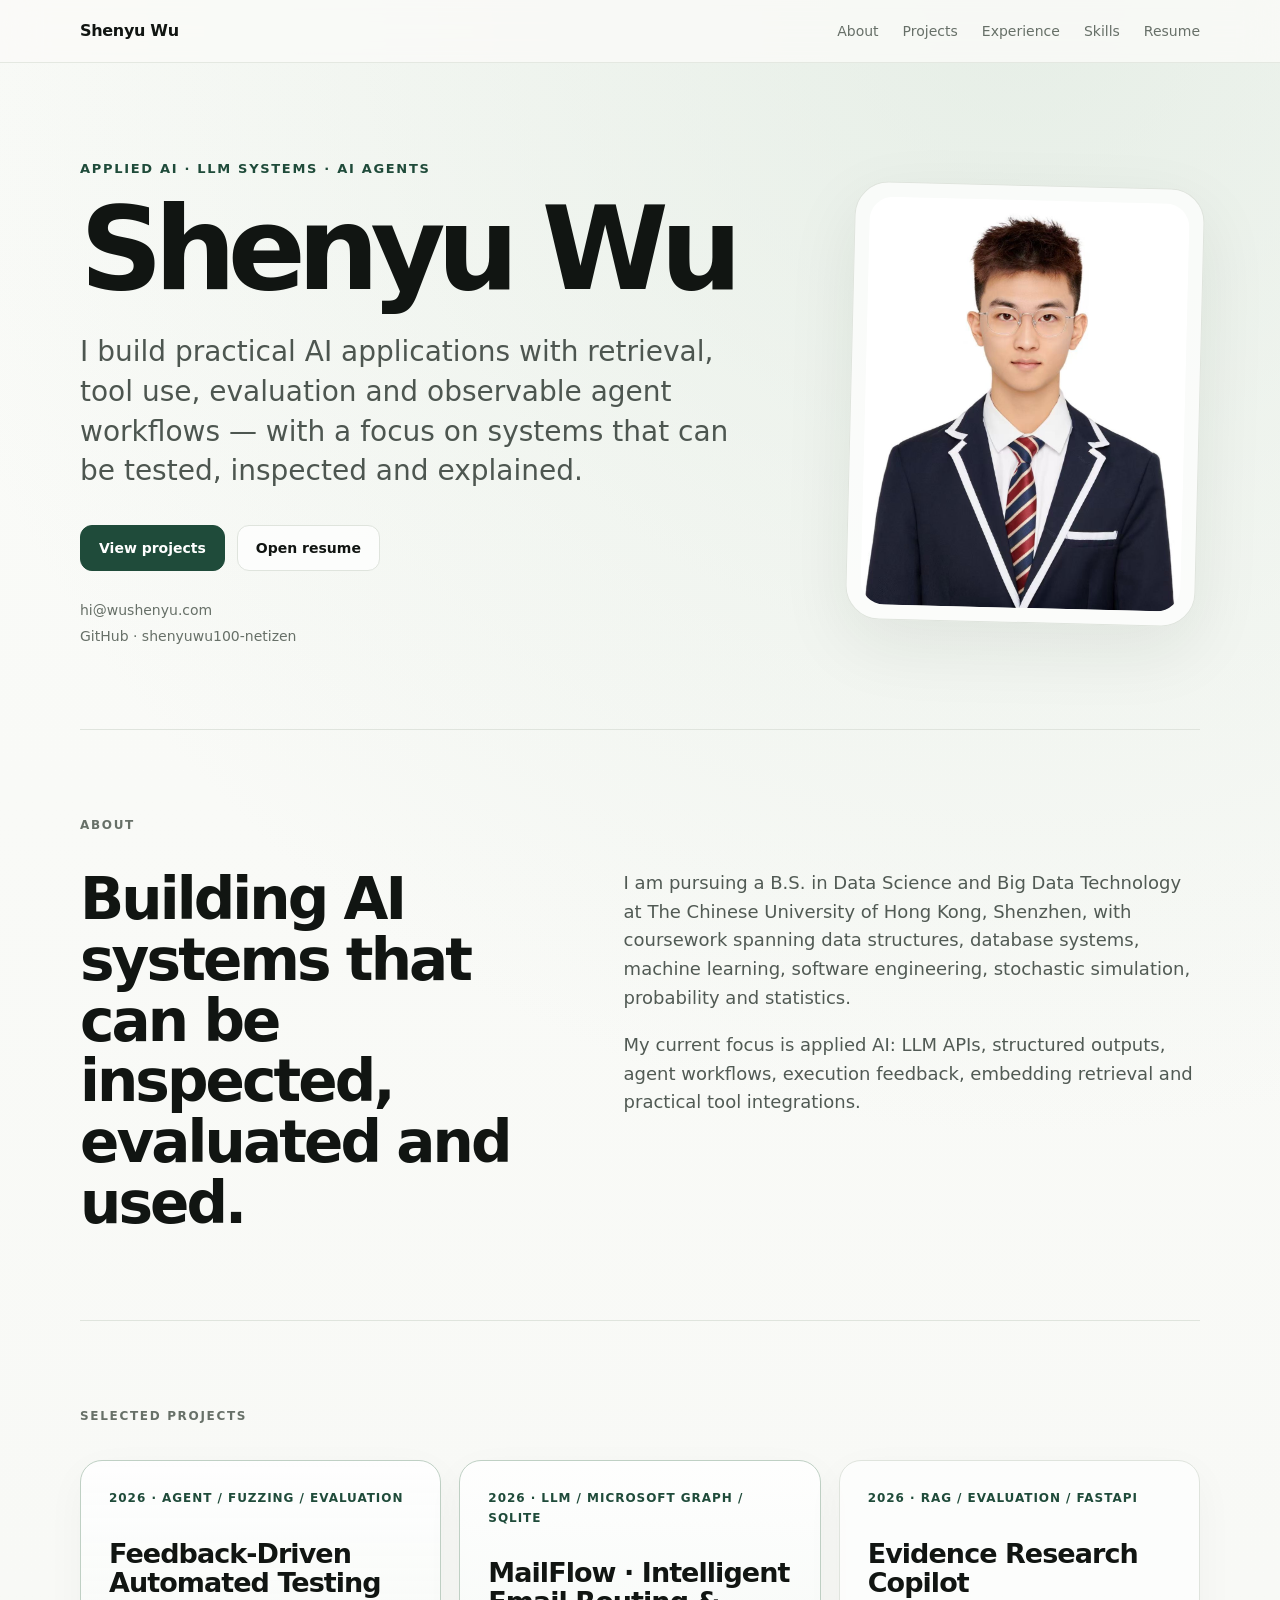
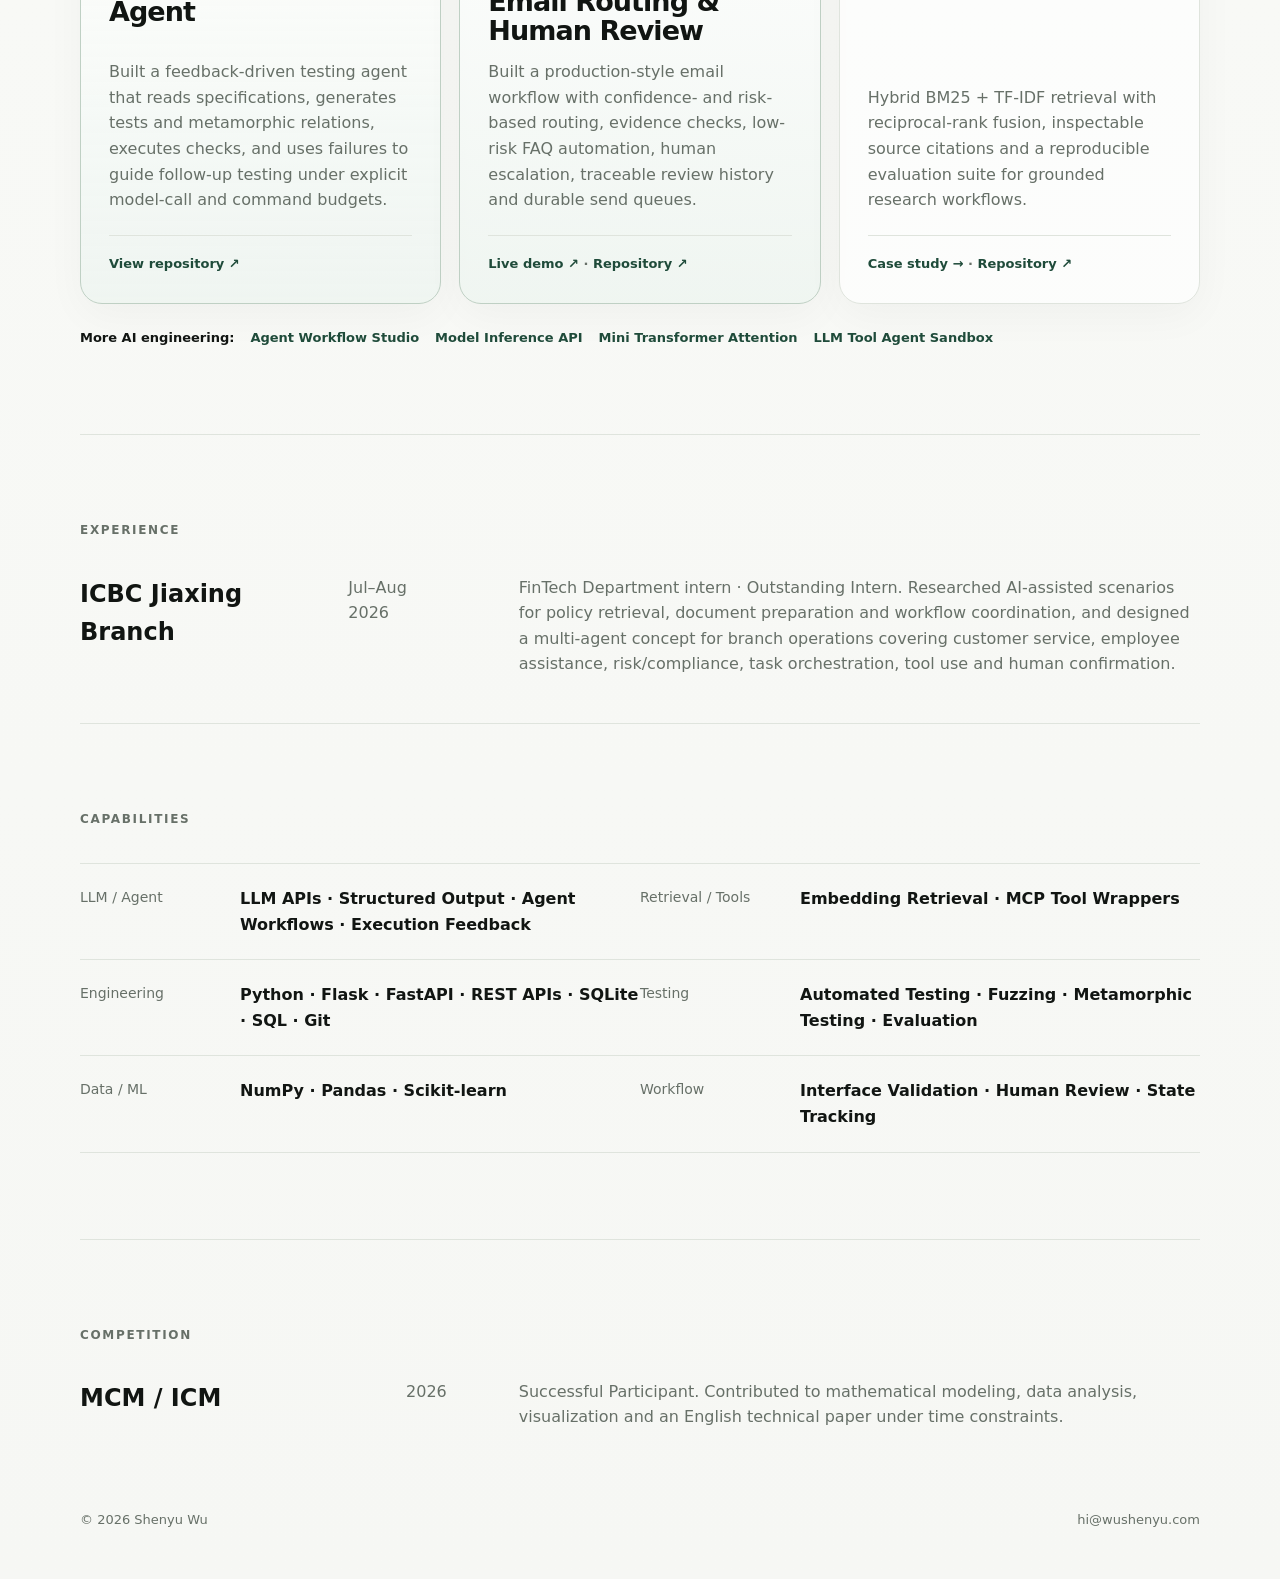
<file: index.html>
<!doctype html>
<html lang="en">
<head>
  <meta charset="utf-8" />
  <meta name="viewport" content="width=device-width, initial-scale=1" />
  <meta name="description" content="Shenyu Wu — Applied AI builder focused on LLM systems, AI agents, retrieval, evaluation and practical AI applications." />
  <meta name="author" content="Shenyu Wu" />
  <meta name="robots" content="index,follow" />
  <link rel="canonical" href="https://wushenyu.com/" />
  <link rel="icon" href="/favicon.svg" type="image/svg+xml" />
  <meta property="og:type" content="website" />
  <meta property="og:url" content="https://wushenyu.com/" />
  <meta property="og:title" content="Shenyu Wu — Applied AI & LLM Systems" />
  <meta property="og:description" content="Applied AI builder focused on LLM systems, AI agents, retrieval, evaluation and practical AI products." />
  <meta property="og:image" content="https://wushenyu.com/assets/headshot.jpg" />
  <meta property="og:site_name" content="Shenyu Wu" />
  <meta name="twitter:card" content="summary_large_image" />
  <meta name="twitter:title" content="Shenyu Wu — Applied AI & LLM Systems" />
  <meta name="twitter:description" content="Applied AI builder focused on LLM systems, AI agents, retrieval, evaluation and practical AI products." />
  <meta name="twitter:image" content="https://wushenyu.com/assets/headshot.jpg" />
  <title>Shenyu Wu — Applied AI & LLM Systems</title>
  <link rel="stylesheet" href="styles.css" />
  <script type="application/ld+json">
  {
    "@context": "https://schema.org",
    "@type": "Person",
    "name": "Shenyu Wu",
    "url": "https://wushenyu.com/",
    "image": "https://wushenyu.com/assets/headshot.jpg",
    "email": "mailto:hi@wushenyu.com",
    "sameAs": ["https://github.com/shenyuwu100-netizen"],
    "alumniOf": {"@type": "CollegeOrUniversity", "name": "The Chinese University of Hong Kong, Shenzhen"},
    "knowsAbout": ["Data Science", "Machine Learning", "Large Language Models", "Data Mining"]
  }
  </script>
</head>
<body>
  <header class="site-header">
    <a class="brand" href="#top">Shenyu Wu</a>
    <nav>
      <a href="#about">About</a>
      <a href="#projects">Projects</a>
      <a href="#experience">Experience</a>
      <a href="#skills">Skills</a>
      <a href="resume-public.pdf" target="_blank" rel="noopener">Resume</a>
    </nav>
  </header>
  <main id="top">
    <section class="hero shell">
      <div class="hero-copy">
        <p class="eyebrow">Applied AI · LLM Systems · AI Agents</p>
        <h1>Shenyu Wu</h1>
        <p class="lede">I build practical AI applications with retrieval, tool use, evaluation and observable agent workflows — with a focus on systems that can be tested, inspected and explained.</p>
        <div class="actions">
          <a class="button primary" href="#projects">View projects</a>
          <a class="button" href="resume-public.pdf" target="_blank" rel="noopener">Open resume</a>
        </div>
        <div class="links">
          <a href="mailto:hi@wushenyu.com">hi@wushenyu.com</a>
          <a href="https://github.com/shenyuwu100-netizen" target="_blank" rel="noopener">GitHub · shenyuwu100-netizen</a>
        </div>
      </div>
      <div class="portrait-wrap" aria-label="Portrait of Shenyu Wu">
        <img class="portrait" src="assets/headshot.jpg" alt="Shenyu Wu" />
      </div>
    </section>
    <section id="about" class="section shell">
      <div class="section-label">About</div>
      <div class="section-content split">
        <h2>Building AI systems that can be inspected, evaluated and used.</h2>
        <div>
          <p>I am pursuing a B.S. in Data Science and Big Data Technology at The Chinese University of Hong Kong, Shenzhen, with coursework spanning data structures, database systems, machine learning, software engineering, stochastic simulation, probability and statistics.</p>
          <p>My current focus is applied AI: LLM APIs, structured outputs, agent workflows, execution feedback, embedding retrieval and practical tool integrations.</p>
        </div>
      </div>
    </section>
    <section id="projects" class="section shell">
      <div class="section-label">Selected projects</div>
      <div class="cards">
        <article class="card flagship">
          <div class="card-meta">2026 · Agent / Fuzzing / Evaluation</div>
          <h3>Feedback-Driven Automated Testing Agent</h3>
          <p>Built a feedback-driven testing agent that reads specifications, generates tests and metamorphic relations, executes checks, and uses failures to guide follow-up testing under explicit model-call and command budgets.</p>
          <div class="card-links"><a href="https://github.com/shenyuwu100-netizen/stateful-test-agent" target="_blank" rel="noopener">View repository ↗</a></div>
        </article>
        <article class="card flagship">
          <div class="card-meta">2026 · LLM / Microsoft Graph / SQLite</div>
          <h3>MailFlow · Intelligent Email Routing & Human Review</h3>
          <p>Built a production-style email workflow with confidence- and risk-based routing, evidence checks, low-risk FAQ automation, human escalation, traceable review history and durable send queues.</p>
          <div class="card-links"><a href="https://mailflow.wushenyu.com" target="_blank" rel="noopener">Live demo ↗</a> · <a href="https://github.com/shenyuwu100-netizen/mailflow-agent" target="_blank" rel="noopener">Repository ↗</a></div>
        </article>
        <article class="card">
          <div class="card-meta">2026 · RAG / Evaluation / FastAPI</div>
          <h3>Evidence Research Copilot</h3>
          <p>Hybrid BM25 + TF-IDF retrieval with reciprocal-rank fusion, inspectable source citations and a reproducible evaluation suite for grounded research workflows.</p>
          <div class="card-links"><a href="case-research-copilot.html">Case study →</a> · <a href="https://github.com/shenyuwu100-netizen/evidence-research-copilot" target="_blank" rel="noopener">Repository ↗</a></div>
        </article>
      </div>
      <div class="more-projects">
        <span>More AI engineering:</span>
        <a href="case-agent-studio.html">Agent Workflow Studio</a>
        <a href="https://github.com/shenyuwu100-netizen/model-inference-api" target="_blank" rel="noopener">Model Inference API</a>
        <a href="https://github.com/shenyuwu100-netizen/mini-transformer-attention" target="_blank" rel="noopener">Mini Transformer Attention</a>
        <a href="https://github.com/shenyuwu100-netizen/llm-tool-agent-sandbox" target="_blank" rel="noopener">LLM Tool Agent Sandbox</a>
      </div>
    </section>
    <section id="experience" class="section shell compact">
      <div class="section-label">Experience</div>
      <div class="timeline-item">
        <div><strong>ICBC Jiaxing Branch</strong><span>Jul–Aug 2026</span></div>
        <p>FinTech Department intern · Outstanding Intern. Researched AI-assisted scenarios for policy retrieval, document preparation and workflow coordination, and designed a multi-agent concept for branch operations covering customer service, employee assistance, risk/compliance, task orchestration, tool use and human confirmation.</p>
      </div>
    </section>
    <section id="skills" class="section shell">
      <div class="section-label">Capabilities</div>
      <div class="skill-grid">
        <div><span>LLM / Agent</span><strong>LLM APIs · Structured Output · Agent Workflows · Execution Feedback</strong></div>
        <div><span>Retrieval / Tools</span><strong>Embedding Retrieval · MCP Tool Wrappers</strong></div>
        <div><span>Engineering</span><strong>Python · Flask · FastAPI · REST APIs · SQLite · SQL · Git</strong></div>
        <div><span>Testing</span><strong>Automated Testing · Fuzzing · Metamorphic Testing · Evaluation</strong></div>
        <div><span>Data / ML</span><strong>NumPy · Pandas · Scikit-learn</strong></div>
        <div><span>Workflow</span><strong>Interface Validation · Human Review · State Tracking</strong></div>
      </div>
    </section>
    <section class="section shell compact">
      <div class="section-label">Competition</div>
      <div class="timeline-item">
        <div><strong>MCM / ICM</strong><span>2026</span></div>
        <p>Successful Participant. Contributed to mathematical modeling, data analysis, visualization and an English technical paper under time constraints.</p>
      </div>
    </section>
  </main>
  <footer class="shell footer">
    <span>© 2026 Shenyu Wu</span>
    <a href="mailto:hi@wushenyu.com">hi@wushenyu.com</a>
  </footer>
</body>
</html>
</file>
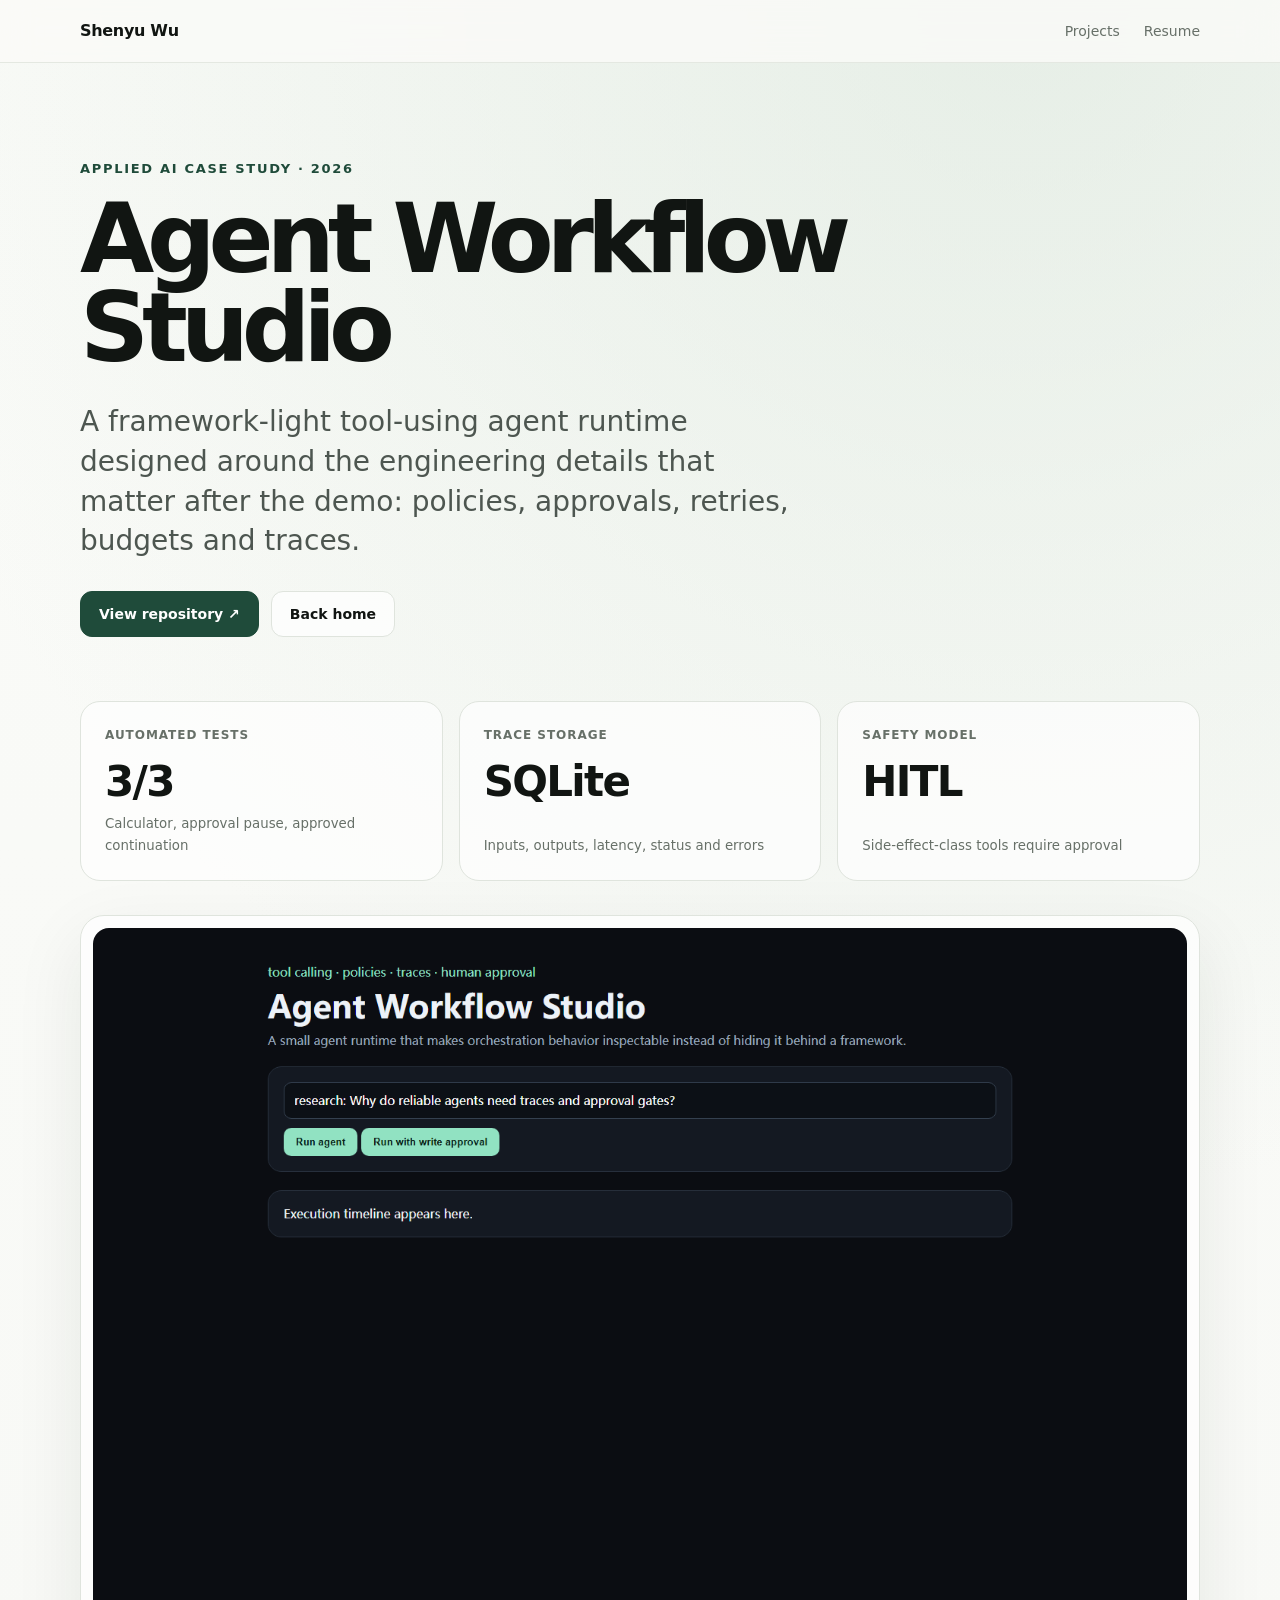
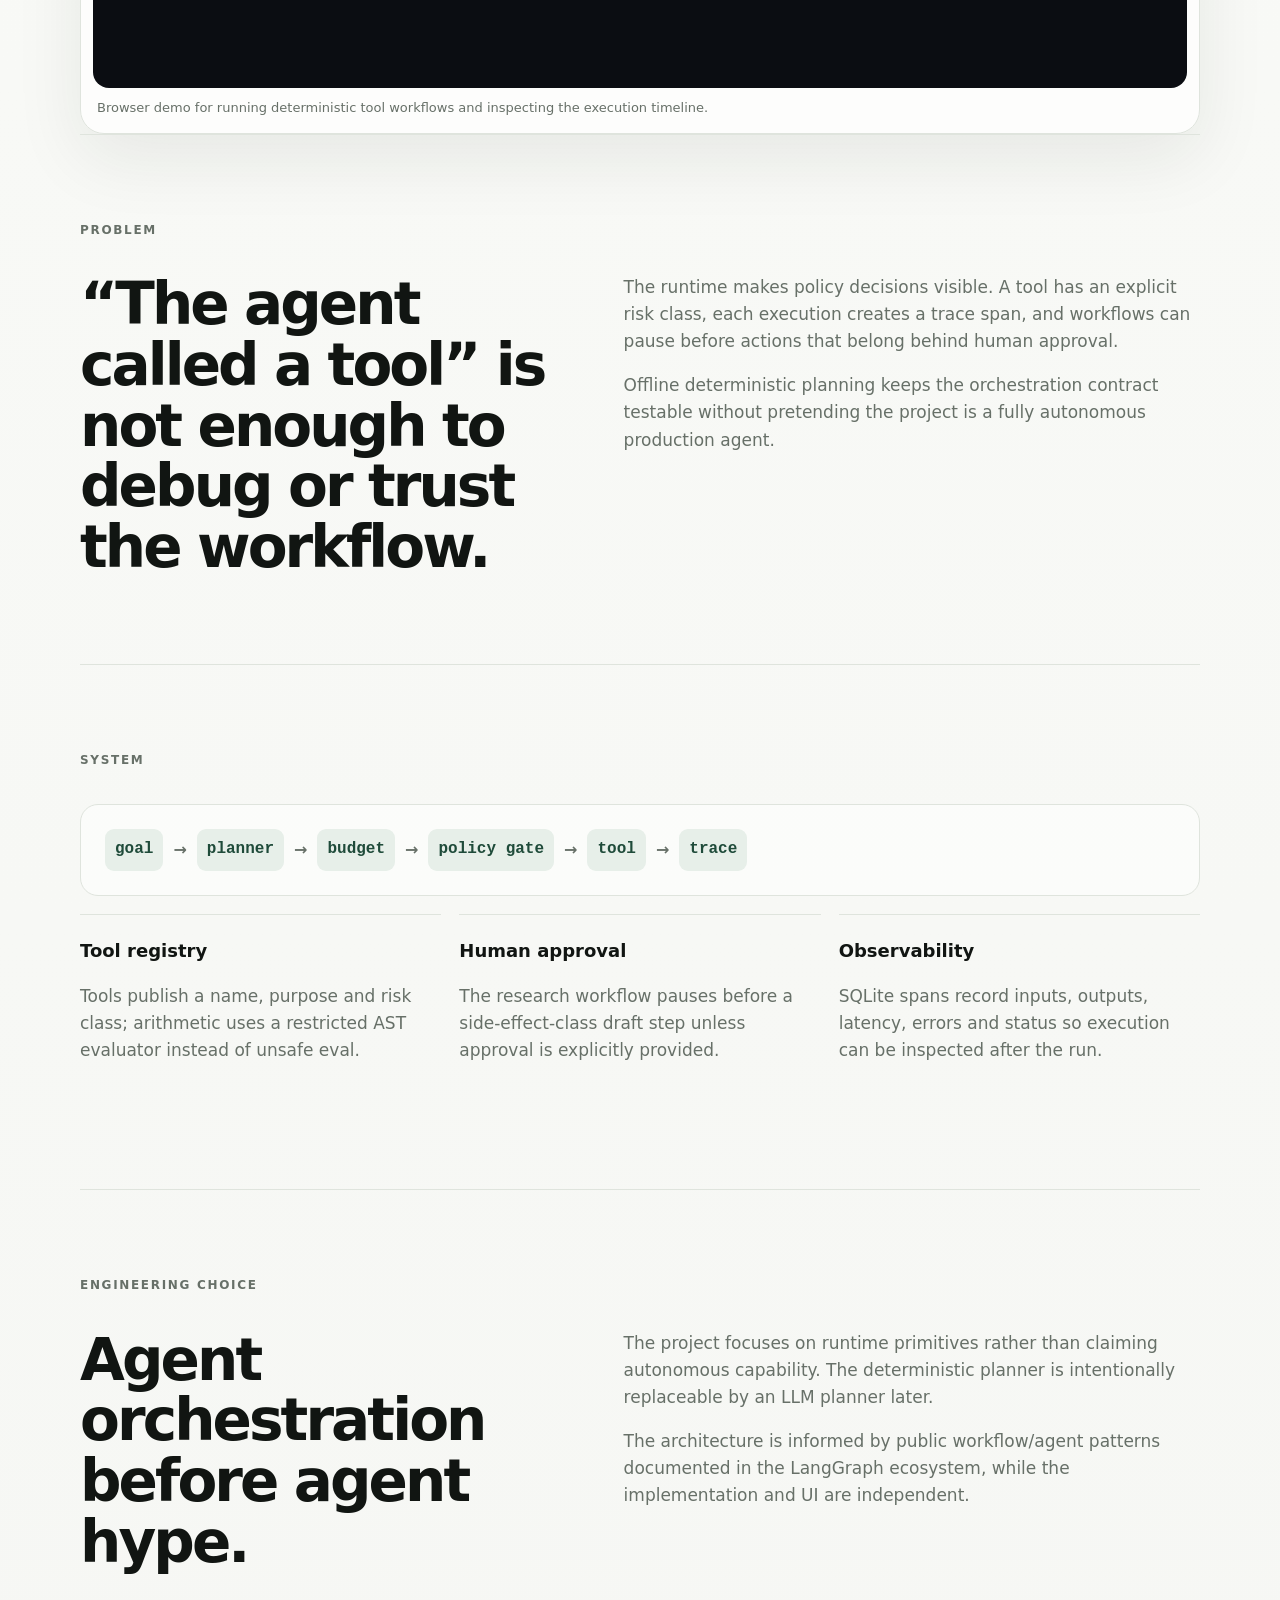
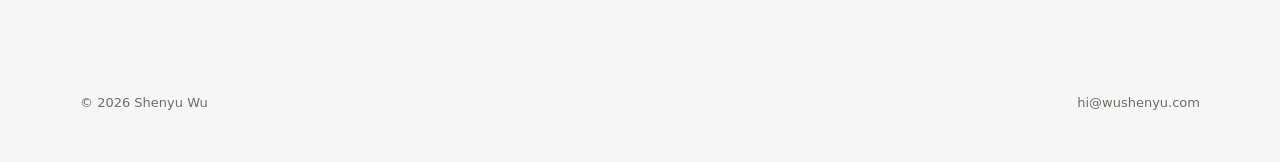
<file: case-agent-studio.html>
<!doctype html>
<html lang="en">
<head>
  <meta charset="utf-8" />
  <meta name="viewport" content="width=device-width, initial-scale=1" />
  <meta name="description" content="Agent Workflow Studio — Shenyu Wu applied AI case study." />
  <link rel="canonical" href="https://wushenyu.com/case-agent-studio.html" />
  <link rel="icon" href="/favicon.svg" type="image/svg+xml" />
  <title>Agent Workflow Studio — Shenyu Wu</title>
  <link rel="stylesheet" href="styles.css" />
</head>
<body>
  <header class="site-header"><a class="brand" href="/">Shenyu Wu</a><nav><a href="/#projects">Projects</a><a href="resume-public.pdf">Resume</a></nav></header>
  <main class="case shell">
    <p class="eyebrow">Applied AI Case Study · 2026</p>
    <h1 class="case-title">Agent Workflow Studio</h1>
    <p class="lede">A framework-light tool-using agent runtime designed around the engineering details that matter after the demo: policies, approvals, retries, budgets and traces.</p>
    <div class="case-actions"><a class="button primary" href="https://github.com/shenyuwu100-netizen/agent-workflow-studio" target="_blank" rel="noopener">View repository ↗</a><a class="button" href="/">Back home</a></div>

    <section class="case-grid">
      <div class="metric"><span>Automated tests</span><strong>3/3</strong><small>Calculator, approval pause, approved continuation</small></div>
      <div class="metric"><span>Trace storage</span><strong>SQLite</strong><small>Inputs, outputs, latency, status and errors</small></div>
      <div class="metric"><span>Safety model</span><strong>HITL</strong><small>Side-effect-class tools require approval</small></div>
    </section>
    <figure class="case-shot"><img src="assets/agent-studio-demo.png" alt="Agent Workflow Studio browser interface" /><figcaption>Browser demo for running deterministic tool workflows and inspecting the execution timeline.</figcaption></figure>

    <section class="section case-section">
      <div class="section-label">Problem</div>
      <div class="split"><h2>“The agent called a tool” is not enough to debug or trust the workflow.</h2><div><p>The runtime makes policy decisions visible. A tool has an explicit risk class, each execution creates a trace span, and workflows can pause before actions that belong behind human approval.</p><p>Offline deterministic planning keeps the orchestration contract testable without pretending the project is a fully autonomous production agent.</p></div></div>
    </section>

    <section class="section case-section">
      <div class="section-label">System</div>
      <div class="case-flow"><code>goal</code><b>→</b><code>planner</code><b>→</b><code>budget</code><b>→</b><code>policy gate</code><b>→</b><code>tool</code><b>→</b><code>trace</code></div>
      <div class="case-points"><div><strong>Tool registry</strong><p>Tools publish a name, purpose and risk class; arithmetic uses a restricted AST evaluator instead of unsafe eval.</p></div><div><strong>Human approval</strong><p>The research workflow pauses before a side-effect-class draft step unless approval is explicitly provided.</p></div><div><strong>Observability</strong><p>SQLite spans record inputs, outputs, latency, errors and status so execution can be inspected after the run.</p></div></div>
    </section>

    <section class="section case-section">
      <div class="section-label">Engineering choice</div>
      <div class="split"><h2>Agent orchestration before agent hype.</h2><div><p>The project focuses on runtime primitives rather than claiming autonomous capability. The deterministic planner is intentionally replaceable by an LLM planner later.</p><p>The architecture is informed by public workflow/agent patterns documented in the LangGraph ecosystem, while the implementation and UI are independent.</p></div></div>
    </section>
  </main>
  <footer class="shell footer"><span>© 2026 Shenyu Wu</span><a href="mailto:hi@wushenyu.com">hi@wushenyu.com</a></footer>
</body>
</html>
</file>
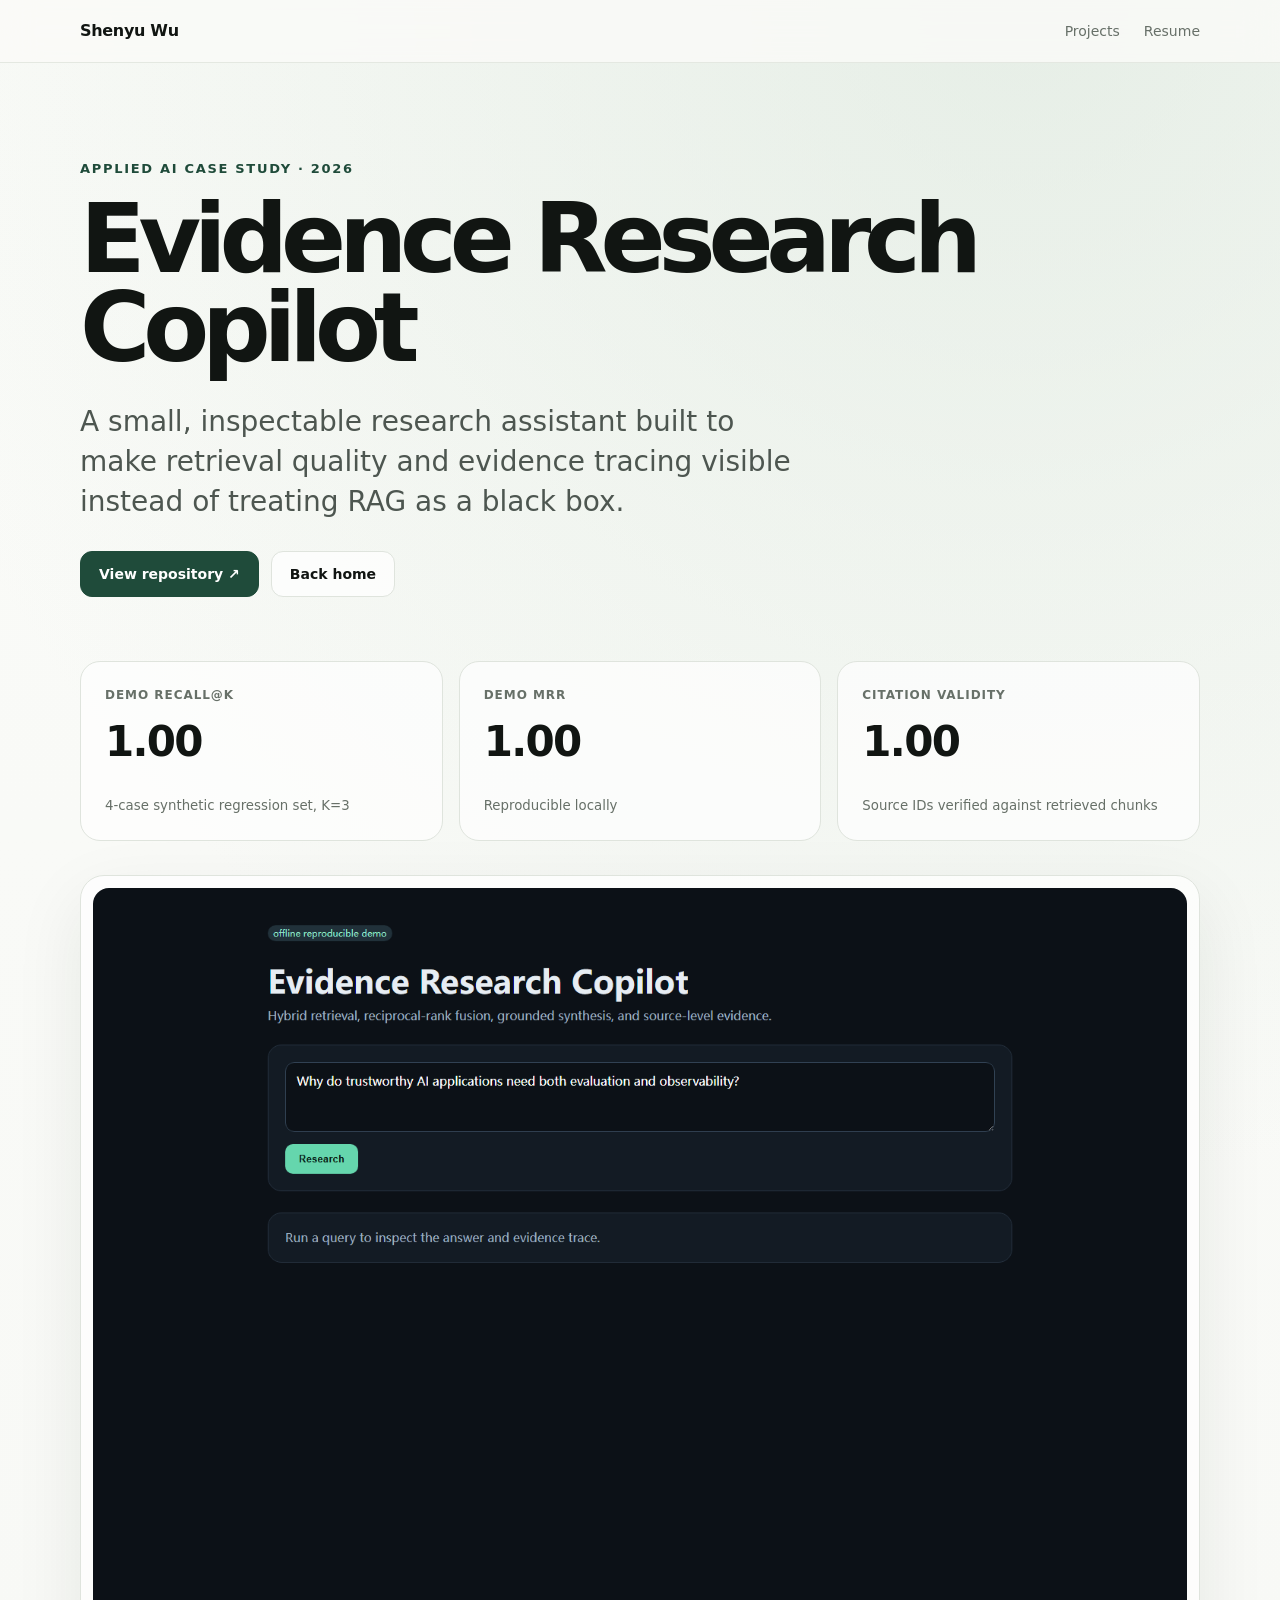
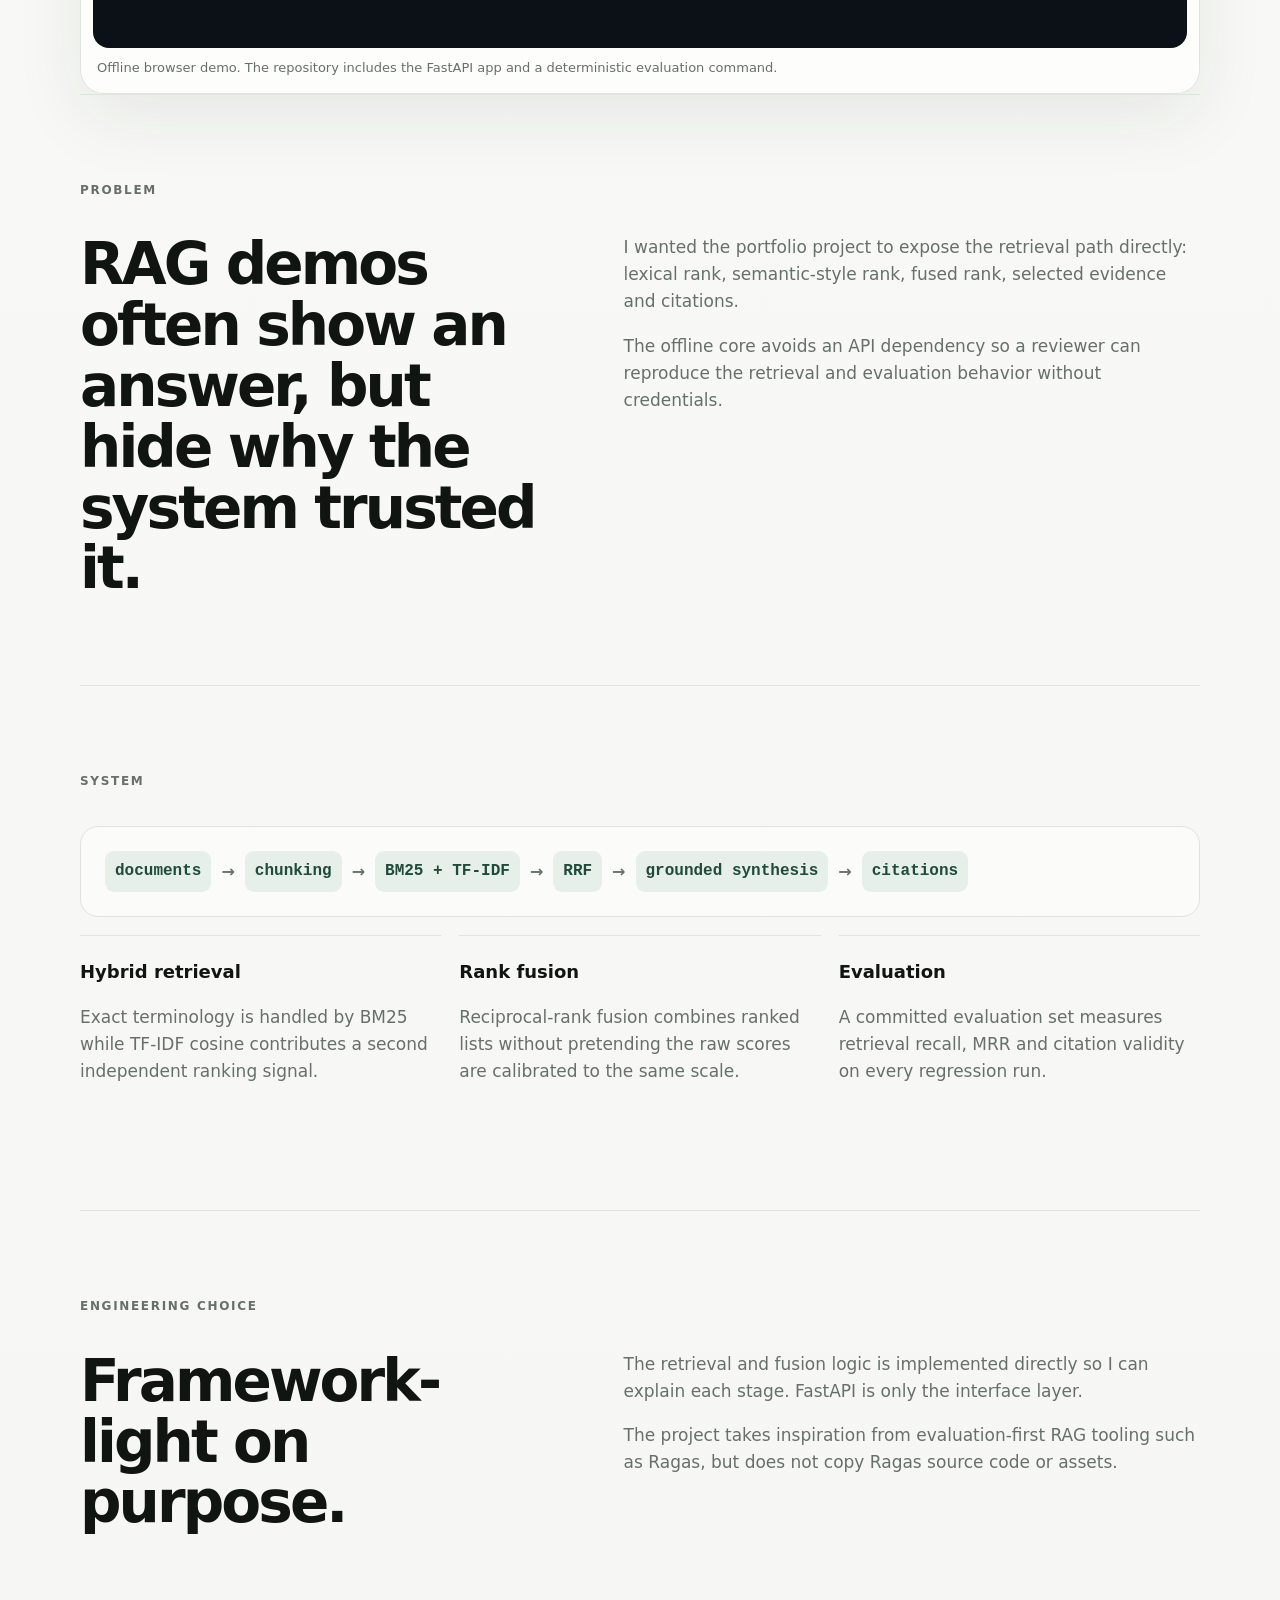
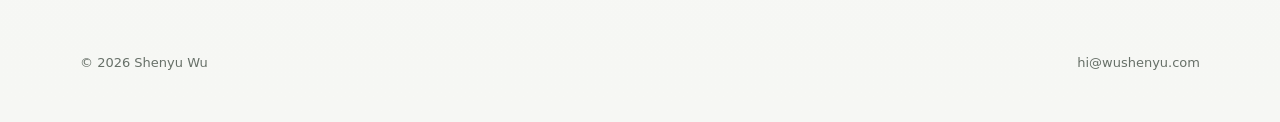
<file: case-research-copilot.html>
<!doctype html>
<html lang="en">
<head>
  <meta charset="utf-8" />
  <meta name="viewport" content="width=device-width, initial-scale=1" />
  <meta name="description" content="Evidence Research Copilot — Shenyu Wu applied AI case study." />
  <link rel="canonical" href="https://wushenyu.com/case-research-copilot.html" />
  <link rel="icon" href="/favicon.svg" type="image/svg+xml" />
  <title>Evidence Research Copilot — Shenyu Wu</title>
  <link rel="stylesheet" href="styles.css" />
</head>
<body>
  <header class="site-header"><a class="brand" href="/">Shenyu Wu</a><nav><a href="/#projects">Projects</a><a href="resume-public.pdf">Resume</a></nav></header>
  <main class="case shell">
    <p class="eyebrow">Applied AI Case Study · 2026</p>
    <h1 class="case-title">Evidence Research Copilot</h1>
    <p class="lede">A small, inspectable research assistant built to make retrieval quality and evidence tracing visible instead of treating RAG as a black box.</p>
    <div class="case-actions"><a class="button primary" href="https://github.com/shenyuwu100-netizen/evidence-research-copilot" target="_blank" rel="noopener">View repository ↗</a><a class="button" href="/">Back home</a></div>

    <section class="case-grid">
      <div class="metric"><span>Demo Recall@K</span><strong>1.00</strong><small>4-case synthetic regression set, K=3</small></div>
      <div class="metric"><span>Demo MRR</span><strong>1.00</strong><small>Reproducible locally</small></div>
      <div class="metric"><span>Citation validity</span><strong>1.00</strong><small>Source IDs verified against retrieved chunks</small></div>
    </section>
    <figure class="case-shot"><img src="assets/research-copilot-demo.png" alt="Evidence Research Copilot browser interface" /><figcaption>Offline browser demo. The repository includes the FastAPI app and a deterministic evaluation command.</figcaption></figure>

    <section class="section case-section">
      <div class="section-label">Problem</div>
      <div class="split"><h2>RAG demos often show an answer, but hide why the system trusted it.</h2><div><p>I wanted the portfolio project to expose the retrieval path directly: lexical rank, semantic-style rank, fused rank, selected evidence and citations.</p><p>The offline core avoids an API dependency so a reviewer can reproduce the retrieval and evaluation behavior without credentials.</p></div></div>
    </section>

    <section class="section case-section">
      <div class="section-label">System</div>
      <div class="case-flow"><code>documents</code><b>→</b><code>chunking</code><b>→</b><code>BM25 + TF-IDF</code><b>→</b><code>RRF</code><b>→</b><code>grounded synthesis</code><b>→</b><code>citations</code></div>
      <div class="case-points"><div><strong>Hybrid retrieval</strong><p>Exact terminology is handled by BM25 while TF-IDF cosine contributes a second independent ranking signal.</p></div><div><strong>Rank fusion</strong><p>Reciprocal-rank fusion combines ranked lists without pretending the raw scores are calibrated to the same scale.</p></div><div><strong>Evaluation</strong><p>A committed evaluation set measures retrieval recall, MRR and citation validity on every regression run.</p></div></div>
    </section>

    <section class="section case-section">
      <div class="section-label">Engineering choice</div>
      <div class="split"><h2>Framework-light on purpose.</h2><div><p>The retrieval and fusion logic is implemented directly so I can explain each stage. FastAPI is only the interface layer.</p><p>The project takes inspiration from evaluation-first RAG tooling such as Ragas, but does not copy Ragas source code or assets.</p></div></div>
    </section>
  </main>
  <footer class="shell footer"><span>© 2026 Shenyu Wu</span><a href="mailto:hi@wushenyu.com">hi@wushenyu.com</a></footer>
</body>
</html>
</file>
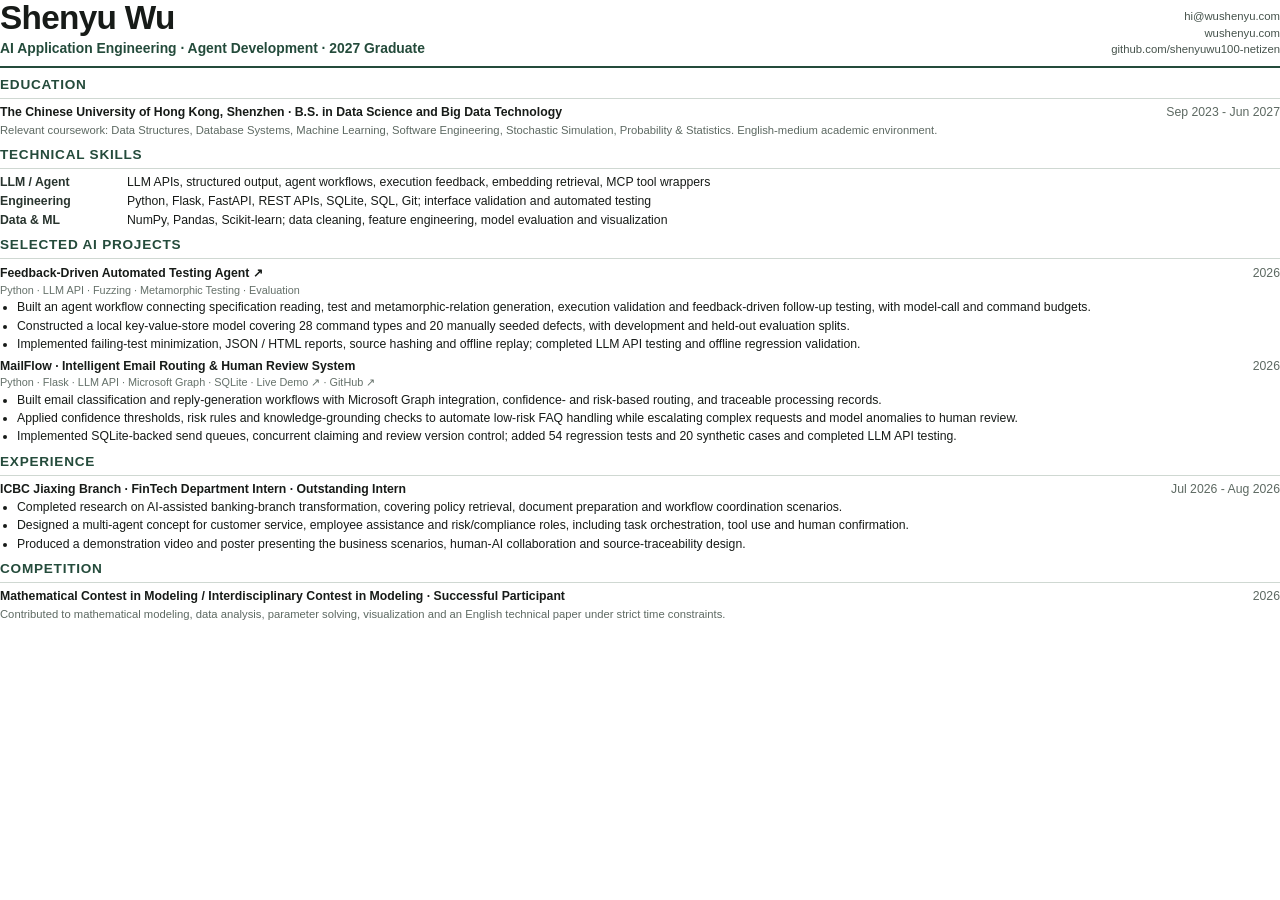
<file: resume-public.html>
<!doctype html>
<html lang="en">
<head>
<meta charset="utf-8" />
<meta name="viewport" content="width=device-width, initial-scale=1" />
<title>Shenyu Wu - Applied AI Resume</title>
<style>
@page { size: A4; margin: 12mm 14mm; }
* { box-sizing: border-box; }
body { margin:0; color:#171b18; font-family:Arial,Helvetica,sans-serif; font-size:9.2pt; line-height:1.34; }
a { color:inherit; text-decoration:none; }
.header { display:grid; grid-template-columns:1fr auto; gap:22px; align-items:end; padding-bottom:8px; border-bottom:2px solid #244b3b; }
h1 { margin:0; font-size:25pt; letter-spacing:-.7px; line-height:1.05; }
.subtitle { margin-top:4px; color:#244b3b; font-size:10.4pt; font-weight:800; }
.contact { text-align:right; color:#46534c; font-size:8.5pt; line-height:1.45; }
section { margin-top:8px; }
h2 { margin:0 0 4px; color:#244b3b; font-size:10.2pt; letter-spacing:.75px; text-transform:uppercase; }
.rule { height:1px; background:#cfd8d2; margin-bottom:5px; }
.row { display:grid; grid-template-columns:1fr auto; gap:16px; align-items:baseline; }
.role { font-weight:700; }
.meta { color:#5d6962; white-space:nowrap; }
p { margin:2.5px 0; }
ul { margin:2px 0 0 17px; padding:0; }
li { margin:1.7px 0; }
.skills { display:grid; grid-template-columns:118px 1fr; gap:2.5px 9px; }
.skills strong { color:#28342e; }
.project { margin-top:6px; }
.project:first-of-type { margin-top:0; }
.small { color:#5d6962; font-size:8.45pt; }
.stack { color:#65716a; font-size:8.15pt; margin-top:1px; }
</style>
</head>
<body>
<header class="header">
  <div>
    <h1>Shenyu Wu</h1>
    <div class="subtitle">AI Application Engineering · Agent Development · 2027 Graduate</div>
  </div>
  <div class="contact">
    <div>hi@wushenyu.com</div>
    <div>wushenyu.com</div>
    <div>github.com/shenyuwu100-netizen</div>
  </div>
</header>

<section>
  <h2>Education</h2><div class="rule"></div>
  <div class="row"><div class="role">The Chinese University of Hong Kong, Shenzhen · B.S. in Data Science and Big Data Technology</div><div class="meta">Sep 2023 - Jun 2027</div></div>
  <p class="small">Relevant coursework: Data Structures, Database Systems, Machine Learning, Software Engineering, Stochastic Simulation, Probability & Statistics. English-medium academic environment.</p>
</section>

<section>
  <h2>Technical Skills</h2><div class="rule"></div>
  <div class="skills">
    <strong>LLM / Agent</strong><span>LLM APIs, structured output, agent workflows, execution feedback, embedding retrieval, MCP tool wrappers</span>
    <strong>Engineering</strong><span>Python, Flask, FastAPI, REST APIs, SQLite, SQL, Git; interface validation and automated testing</span>
    <strong>Data & ML</strong><span>NumPy, Pandas, Scikit-learn; data cleaning, feature engineering, model evaluation and visualization</span>
  </div>
</section>

<section>
  <h2>Selected AI Projects</h2><div class="rule"></div>
  <div class="project">
    <div class="row"><div class="role"><a href="https://github.com/shenyuwu100-netizen/stateful-test-agent">Feedback-Driven Automated Testing Agent ↗</a></div><div class="meta">2026</div></div>
    <div class="stack">Python · LLM API · Fuzzing · Metamorphic Testing · Evaluation</div>
    <ul>
      <li>Built an agent workflow connecting specification reading, test and metamorphic-relation generation, execution validation and feedback-driven follow-up testing, with model-call and command budgets.</li>
      <li>Constructed a local key-value-store model covering 28 command types and 20 manually seeded defects, with development and held-out evaluation splits.</li>
      <li>Implemented failing-test minimization, JSON / HTML reports, source hashing and offline replay; completed LLM API testing and offline regression validation.</li>
    </ul>
  </div>

  <div class="project">
    <div class="row"><div class="role">MailFlow · Intelligent Email Routing & Human Review System</div><div class="meta">2026</div></div>
    <div class="stack">Python · Flask · LLM API · Microsoft Graph · SQLite · <a href="https://mailflow.wushenyu.com">Live Demo ↗</a> · <a href="https://github.com/shenyuwu100-netizen/mailflow-agent">GitHub ↗</a></div>
    <ul>
      <li>Built email classification and reply-generation workflows with Microsoft Graph integration, confidence- and risk-based routing, and traceable processing records.</li>
      <li>Applied confidence thresholds, risk rules and knowledge-grounding checks to automate low-risk FAQ handling while escalating complex requests and model anomalies to human review.</li>
      <li>Implemented SQLite-backed send queues, concurrent claiming and review version control; added 54 regression tests and 20 synthetic cases and completed LLM API testing.</li>
    </ul>
  </div>
</section>

<section>
  <h2>Experience</h2><div class="rule"></div>
  <div class="row"><div class="role">ICBC Jiaxing Branch · FinTech Department Intern · Outstanding Intern</div><div class="meta">Jul 2026 - Aug 2026</div></div>
  <ul>
    <li>Completed research on AI-assisted banking-branch transformation, covering policy retrieval, document preparation and workflow coordination scenarios.</li>
    <li>Designed a multi-agent concept for customer service, employee assistance and risk/compliance roles, including task orchestration, tool use and human confirmation.</li>
    <li>Produced a demonstration video and poster presenting the business scenarios, human-AI collaboration and source-traceability design.</li>
  </ul>
</section>

<section>
  <h2>Competition</h2><div class="rule"></div>
  <div class="row"><div class="role">Mathematical Contest in Modeling / Interdisciplinary Contest in Modeling · Successful Participant</div><div class="meta">2026</div></div>
  <p class="small">Contributed to mathematical modeling, data analysis, parameter solving, visualization and an English technical paper under strict time constraints.</p>
</section>
</body>
</html>
</file>
<file: styles.css>
:root {
  --bg: #f6f7f4;
  --surface: rgba(255,255,255,.72);
  --ink: #111512;
  --muted: #677068;
  --line: #dfe4dd;
  --accent: #1f4b3a;
  --accent-soft: #e7efe9;
  --shadow: 0 24px 70px rgba(25, 38, 30, .08);
}

* { box-sizing: border-box; }
html { scroll-behavior: smooth; }
body {
  margin: 0;
  overflow-x: hidden;
  color: var(--ink);
  background:
    radial-gradient(circle at 80% 0%, rgba(214, 228, 216, .55), transparent 34%),
    linear-gradient(180deg, #fafbf8 0%, var(--bg) 100%);
  font-family: Inter, ui-sans-serif, system-ui, -apple-system, BlinkMacSystemFont, "Segoe UI", sans-serif;
  line-height: 1.6;
}
a { color: inherit; text-decoration: none; }
.shell { width: min(1120px, calc(100% - 40px)); margin: 0 auto; }

.site-header {
  position: sticky;
  top: 0;
  z-index: 20;
  display: flex;
  align-items: center;
  justify-content: space-between;
  padding: 18px max(20px, calc((100vw - 1120px)/2));
  border-bottom: 1px solid rgba(223,228,221,.8);
  background: rgba(250,251,248,.82);
  backdrop-filter: blur(18px);
}
.brand { font-weight: 800; letter-spacing: -.02em; }
nav { display: flex; gap: 24px; color: var(--muted); font-size: 14px; }
nav a:hover { color: var(--ink); }

.hero {
  min-height: 74vh;
  display: grid;
  grid-template-columns: 1.25fr .75fr;
  align-items: center;
  gap: 72px;
  padding: 88px 0 72px;
}
.hero-copy { min-width: 0; }
.eyebrow {
  margin: 0 0 16px;
  color: var(--accent);
  font-size: 13px;
  font-weight: 800;
  letter-spacing: .13em;
  text-transform: uppercase;
}
h1 {
  margin: 0;
  font-size: clamp(58px, 9vw, 118px);
  line-height: .92;
  letter-spacing: -.075em;
}
.lede {
  max-width: 720px;
  margin: 30px 0 0;
  color: #4d5650;
  font-size: clamp(19px, 2.2vw, 28px);
  line-height: 1.42;
}
.actions { display: flex; gap: 12px; margin-top: 34px; flex-wrap: wrap; }
.button {
  display: inline-flex;
  align-items: center;
  justify-content: center;
  min-height: 46px;
  padding: 0 18px;
  border: 1px solid var(--line);
  border-radius: 12px;
  background: rgba(255,255,255,.74);
  font-size: 14px;
  font-weight: 700;
}
.button.primary { color: #fff; background: var(--accent); border-color: var(--accent); }
.button:hover { transform: translateY(-1px); }
.links { display: flex; flex-direction: column; gap: 4px; margin-top: 28px; color: var(--muted); font-size: 14px; }
.links a:hover { color: var(--accent); }

.portrait-wrap {
  justify-self: end;
  width: min(100%, 350px);
  aspect-ratio: 4 / 5;
  padding: 14px;
  border: 1px solid var(--line);
  border-radius: 34px;
  background: var(--surface);
  box-shadow: var(--shadow);
  transform: rotate(1.4deg);
}
.portrait {
  width: 100%;
  height: 100%;
  display: block;
  object-fit: cover;
  object-position: center 18%;
  border-radius: 24px;
}

.section { padding: 86px 0; border-top: 1px solid var(--line); }
.section.compact { padding-bottom: 46px; }
.section-label {
  margin-bottom: 34px;
  color: var(--muted);
  font-size: 12px;
  font-weight: 800;
  letter-spacing: .14em;
  text-transform: uppercase;
}
.split { display: grid; grid-template-columns: .9fr 1.1fr; gap: 72px; }
h2 { margin: 0; font-size: clamp(34px, 5vw, 58px); line-height: 1.05; letter-spacing: -.05em; }
.split p { margin-top: 0; color: #515a54; font-size: 18px; }

.cards { display: grid; grid-template-columns: repeat(3, 1fr); gap: 18px; }
.card {
  min-height: 330px;
  display: flex;
  flex-direction: column;
  padding: 28px;
  border: 1px solid var(--line);
  border-radius: 22px;
  background: rgba(255,255,255,.66);
  box-shadow: 0 12px 42px rgba(25,38,30,.035);
}
.card-meta { color: var(--accent); font-size: 12px; font-weight: 800; text-transform: uppercase; letter-spacing: .08em; }
.card h3 { margin: 30px 0 14px; font-size: 27px; line-height: 1.08; letter-spacing: -.035em; }
.card p { margin: auto 0 0; color: var(--muted); }
.card-links {
  margin-top: 22px;
  padding-top: 18px;
  border-top: 1px solid var(--line);
  color: var(--muted);
  font-size: 13px;
  font-weight: 700;
}
.card-links a { color: var(--accent); }
.card-links a:hover { text-decoration: underline; text-underline-offset: 3px; }

.more-projects {
  display: flex;
  flex-wrap: wrap;
  gap: 10px 16px;
  align-items: center;
  margin-top: 24px;
  color: var(--muted);
  font-size: 13px;
}
.more-projects span { font-weight: 800; color: var(--ink); }
.more-projects a { color: var(--accent); font-weight: 700; }
.more-projects a:hover { text-decoration: underline; text-underline-offset: 3px; }

.skill-grid { display: grid; grid-template-columns: 1fr 1fr; gap: 0; border-top: 1px solid var(--line); }
.skill-grid > div { display: grid; grid-template-columns: 140px 1fr; gap: 20px; padding: 22px 0; border-bottom: 1px solid var(--line); }
.skill-grid span { color: var(--muted); font-size: 14px; }
.skill-grid strong { font-size: 16px; }

.timeline-item { display: grid; grid-template-columns: .7fr 1.3fr; gap: 72px; }
.timeline-item > div { display: flex; justify-content: space-between; gap: 18px; }
.timeline-item strong { font-size: 24px; }
.timeline-item span { color: var(--muted); }
.timeline-item p { margin: 0; color: var(--muted); }

.footer {
  display: flex;
  justify-content: space-between;
  padding: 34px 0 48px;
  color: var(--muted);
  font-size: 13px;
}

@media (max-width: 820px) {
  nav a:not(:last-child) { display: none; }
  .hero { min-height: auto; grid-template-columns: 1fr; gap: 44px; padding-top: 64px; }
  .portrait-wrap { justify-self: start; width: min(78vw, 330px); }
  .split, .timeline-item { grid-template-columns: 1fr; gap: 28px; }
  .cards { grid-template-columns: 1fr; }
  .card { min-height: 260px; }
  .skill-grid { grid-template-columns: 1fr; }
}

@media (max-width: 520px) {
  .shell { width: min(100% - 28px, 1120px); }
  .site-header { padding-left: 14px; padding-right: 14px; }
  h1 { font-size: 58px; }
  .eyebrow { max-width: 100%; font-size: 11px; letter-spacing: .08em; line-height: 1.5; }
  .lede { max-width: 100%; font-size: 19px; }
  .skill-grid > div { grid-template-columns: 1fr; gap: 4px; }
  .footer { flex-direction: column; gap: 6px; }
}

/* Case studies */
.case { padding-top: 96px; }
.case-title { max-width: 980px; font-size: clamp(52px, 8vw, 96px); }
.case-actions { display: flex; flex-wrap: wrap; gap: 12px; margin-top: 30px; }
.case-grid { display: grid; grid-template-columns: repeat(3, 1fr); gap: 16px; margin: 64px 0 10px; }
.metric { min-height: 180px; padding: 24px; border: 1px solid var(--line); border-radius: 20px; background: rgba(255,255,255,.68); display: flex; flex-direction: column; }
.metric span { color: var(--muted); font-size: 12px; font-weight: 800; letter-spacing: .08em; text-transform: uppercase; }
.metric strong { margin-top: 16px; font-size: 42px; line-height: 1; letter-spacing: -.04em; }
.metric small { margin-top: auto; color: var(--muted); }
.case-section p { color: var(--muted); font-size: 17px; }
.case-flow { display: flex; flex-wrap: wrap; align-items: center; gap: 10px; padding: 24px; border: 1px solid var(--line); border-radius: 18px; background: rgba(255,255,255,.58); }
.case-flow code { padding: 8px 10px; border-radius: 9px; background: var(--accent-soft); color: var(--accent); font-family: ui-monospace, SFMono-Regular, Menlo, monospace; font-weight: 700; }
.case-flow b { color: var(--muted); }
.case-points { display: grid; grid-template-columns: repeat(3, 1fr); gap: 18px; margin-top: 18px; }
.case-points > div { padding: 22px 0; border-top: 1px solid var(--line); }
.case-points strong { font-size: 18px; }
.flagship { border-color: #bfd0c4; background: linear-gradient(180deg, rgba(255,255,255,.86), rgba(236,244,239,.72)); }
.case-shot { margin: 34px 0 0; padding: 12px; border: 1px solid var(--line); border-radius: 24px; background: rgba(255,255,255,.72); box-shadow: var(--shadow); }
.case-shot img { width: 100%; display: block; border-radius: 16px; }
.case-shot figcaption { padding: 10px 4px 2px; color: var(--muted); font-size: 13px; }

@media (max-width: 820px) {
  .case { padding-top: 64px; }
  .case-grid, .case-points { grid-template-columns: 1fr; }
  .metric { min-height: 150px; }
}
</file>
